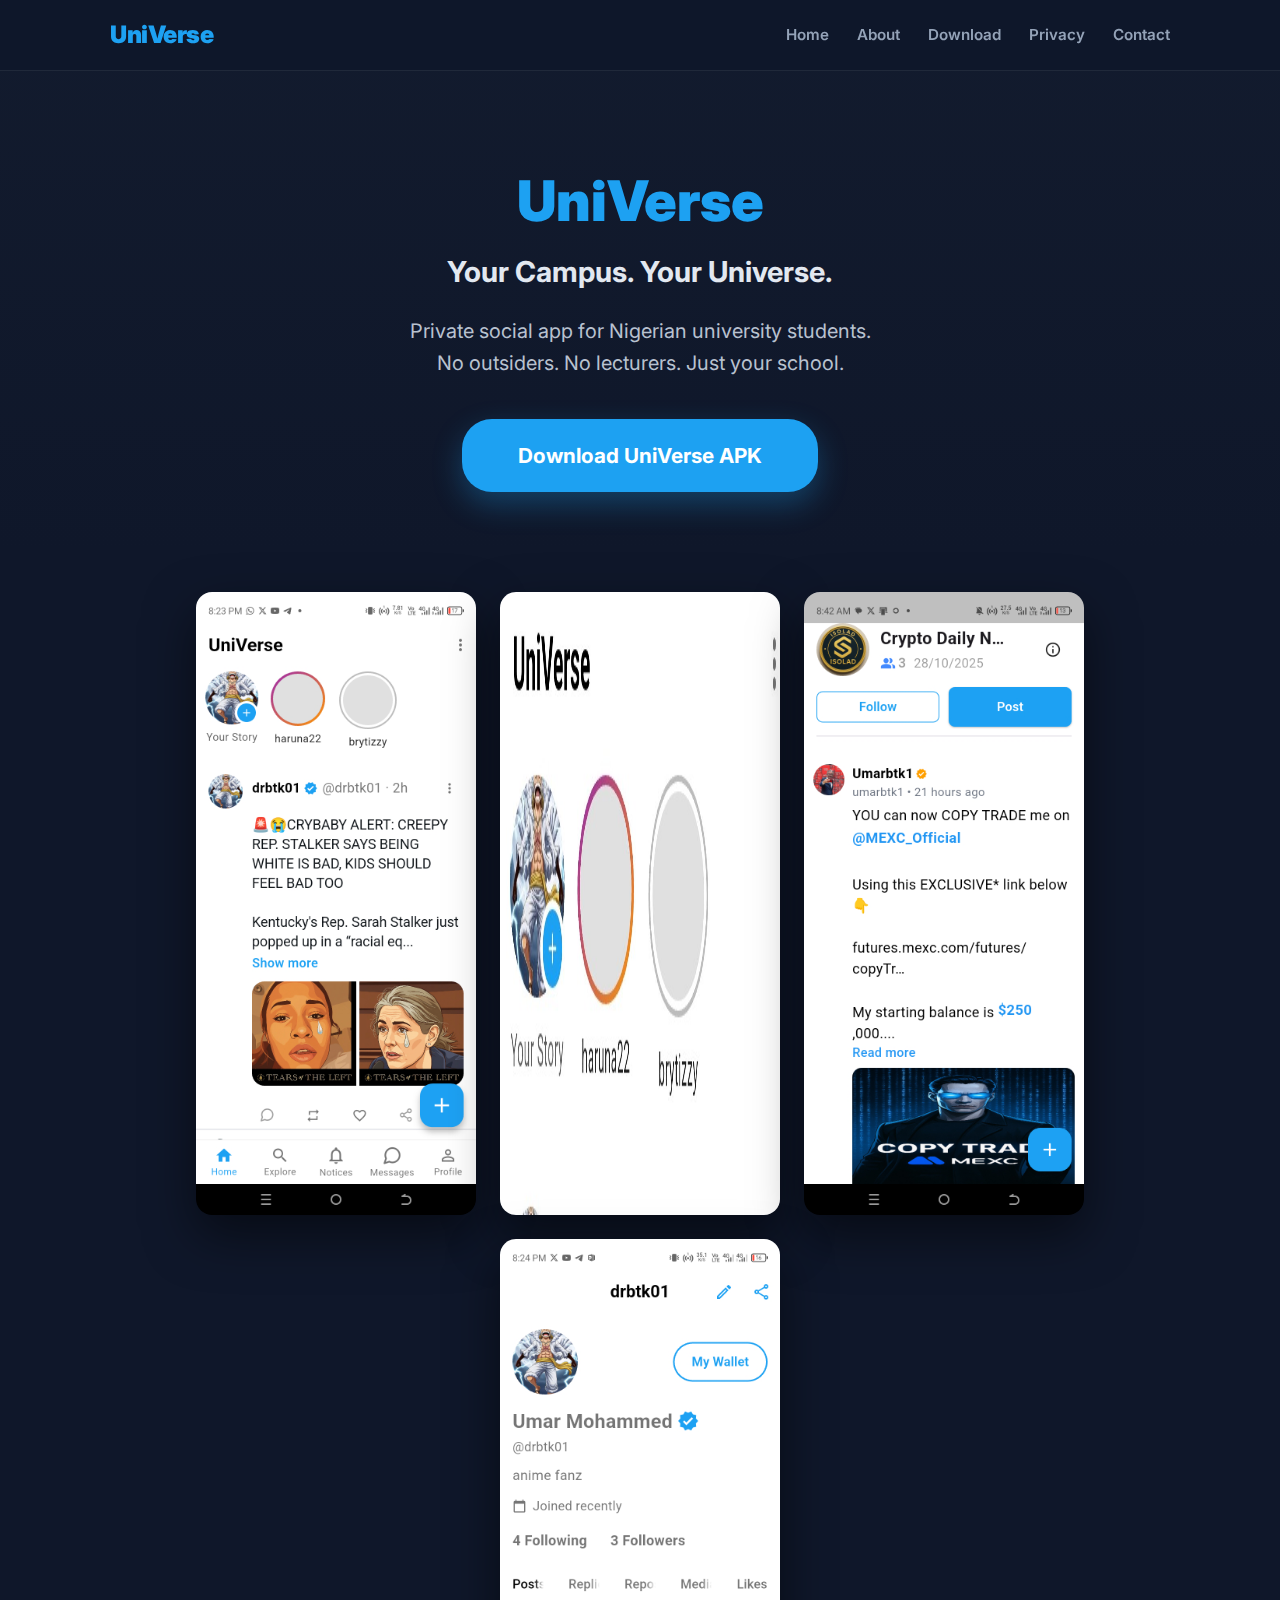
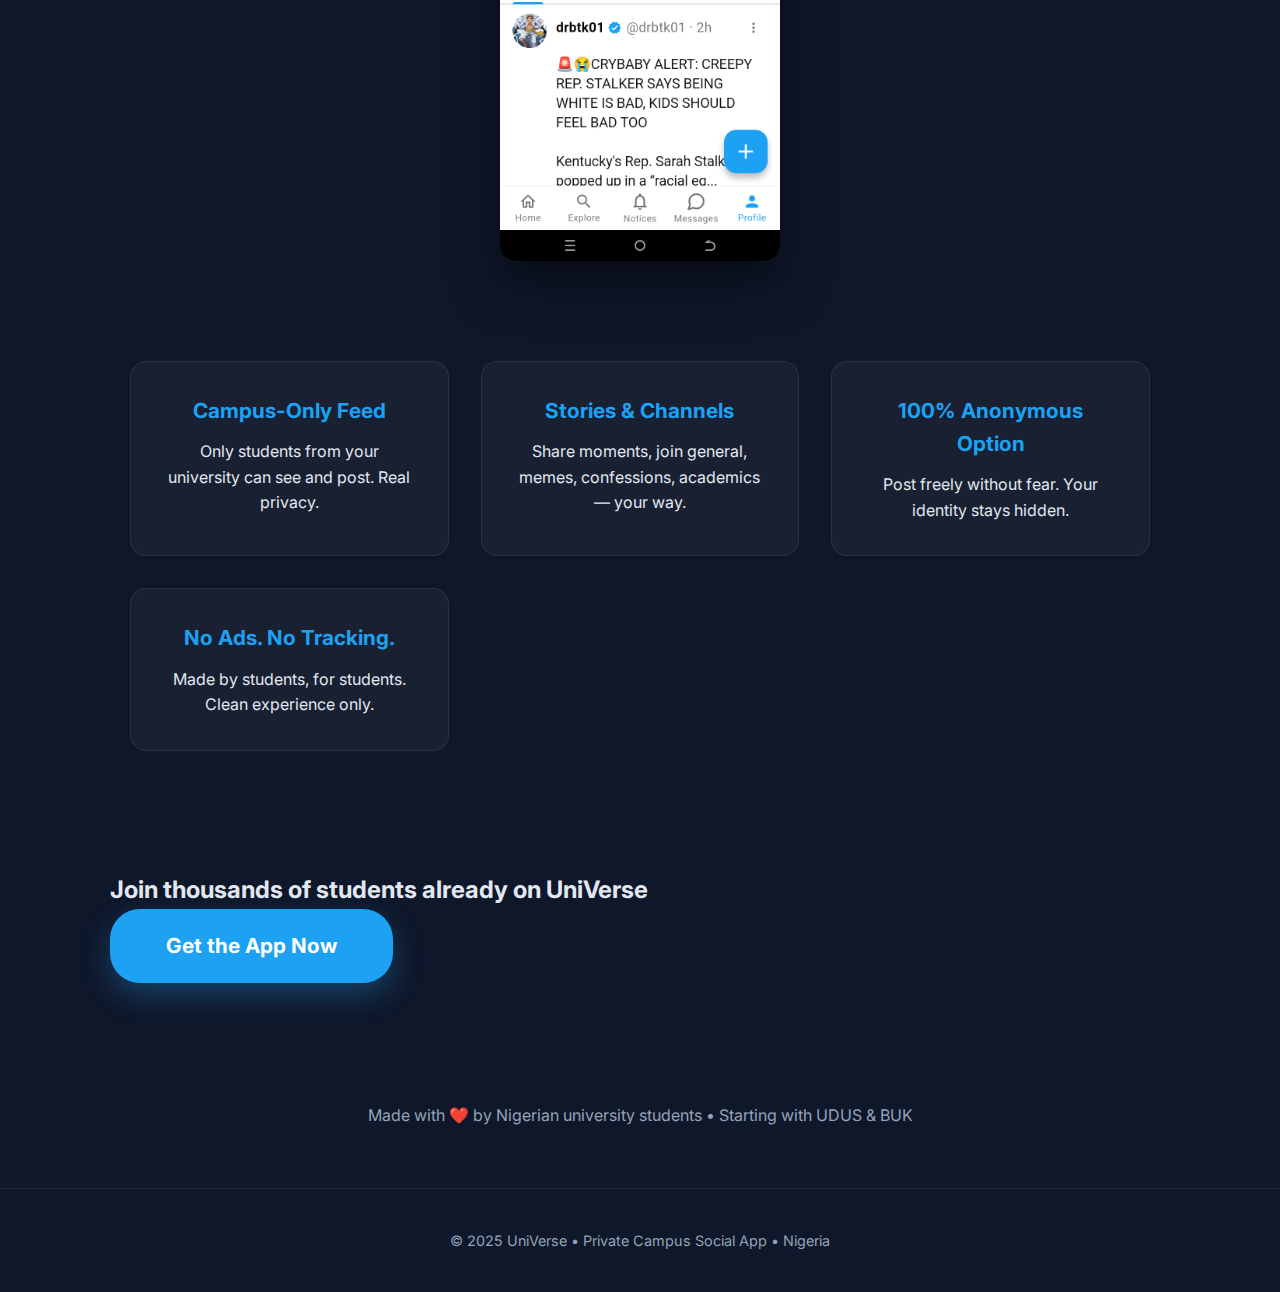
<file: index.html>
<!DOCTYPE html>
<html lang="en">
<head>
  <meta charset="UTF-8">
  <meta name="viewport" content="width=device-width, initial-scale=1.0">
  <title>UniVerse – Your Campus. Your Universe.</title>
  <meta name="description" content="Private social app for Nigerian university students. Campus-only feed, stories, channels — no outsiders, no lecturers.">
  <meta property="og:title" content="UniVerse – Private Campus Social App">
  <meta property="og:description" content="Your school. Your rules. Join the private universe for Nigerian university students.">
  <meta property="og:image" content="https://yourdomain.com/screenshot1.webp">
  <meta property="og:url" content="https://yourdomain.com">
  <meta property="og:type" content="website">
  <link rel="stylesheet" href="styles.css">
  <link rel="icon" href="favicon.ico" type="image/x-icon">
</head>
<body>
  <nav>
    <div class="container">
      <div class="logo">UniVerse</div>
      <div class="menu" id="menu">
        <a href="index.html">Home</a>
        <a href="about.html">About</a>
        <a href="download.html">Download</a>
        <a href="privacy.html">Privacy</a>
        <a href="contact.html">Contact</a>
      </div>
      <div id="hamburger"><span></span><span></span><span></span></div>
    </div>
  </nav>

  <header>
    <h1>UniVerse</h1>
    <p class="tagline">Your Campus. Your Universe.</p>
    <p class="subtitle">Private social app for Nigerian university students.<br>No outsiders. No lecturers. Just your school.</p>
    <a href="download.html" class="btn hero-btn">Download UniVerse APK</a>
  </header>

  <div class="container">
    <div class="shots">
      <img src="img/feed.webp" alt="Feed">
      <img src="img/stories.webp" alt="Stories">
      <img src="img/channels.webp" alt="Channels">
      <img src="img/profile.webp" alt="Profile">
    </div>

    <div class="features">
      <div class="feature">
        <h3>Campus-Only Feed</h3>
        <p>Only students from your university can see and post. Real privacy.</p>
      </div>
      <div class="feature">
        <h3>Stories & Channels</h3>
        <p>Share moments, join general, memes, confessions, academics — your way.</p>
      </div>
      <div class="feature">
        <h3>100% Anonymous Option</h3>
        <p>Post freely without fear. Your identity stays hidden.</p>
      </div>
      <div class="feature">
        <h3>No Ads. No Tracking.</h3>
        <p>Made by students, for students. Clean experience only.</p>
      </div>
    </div>

    <div class="center" style="margin:60px 0;">
      <h2>Join thousands of students already on UniVerse</h2>
      <a href="download.html" class="btn hero-btn">Get the App Now</a>
    </div>

    <div class="trust">
      <p>Made with ❤️ by Nigerian university students • Starting with UDUS & BUK</p>
    </div>
  </div>

  <footer>© 2025 UniVerse • Private Campus Social App • Nigeria</footer>

  <script>
    document.getElementById('hamburger').addEventListener('click', () => 
      document.getElementById('menu').classList.toggle('active')
    );
    document.querySelectorAll('.menu a').forEach(a => 
      a.addEventListener('click', () => 
        document.getElementById('menu').classList.remove('active')
      )
    );
  </script>
</body>
</html>
</file>
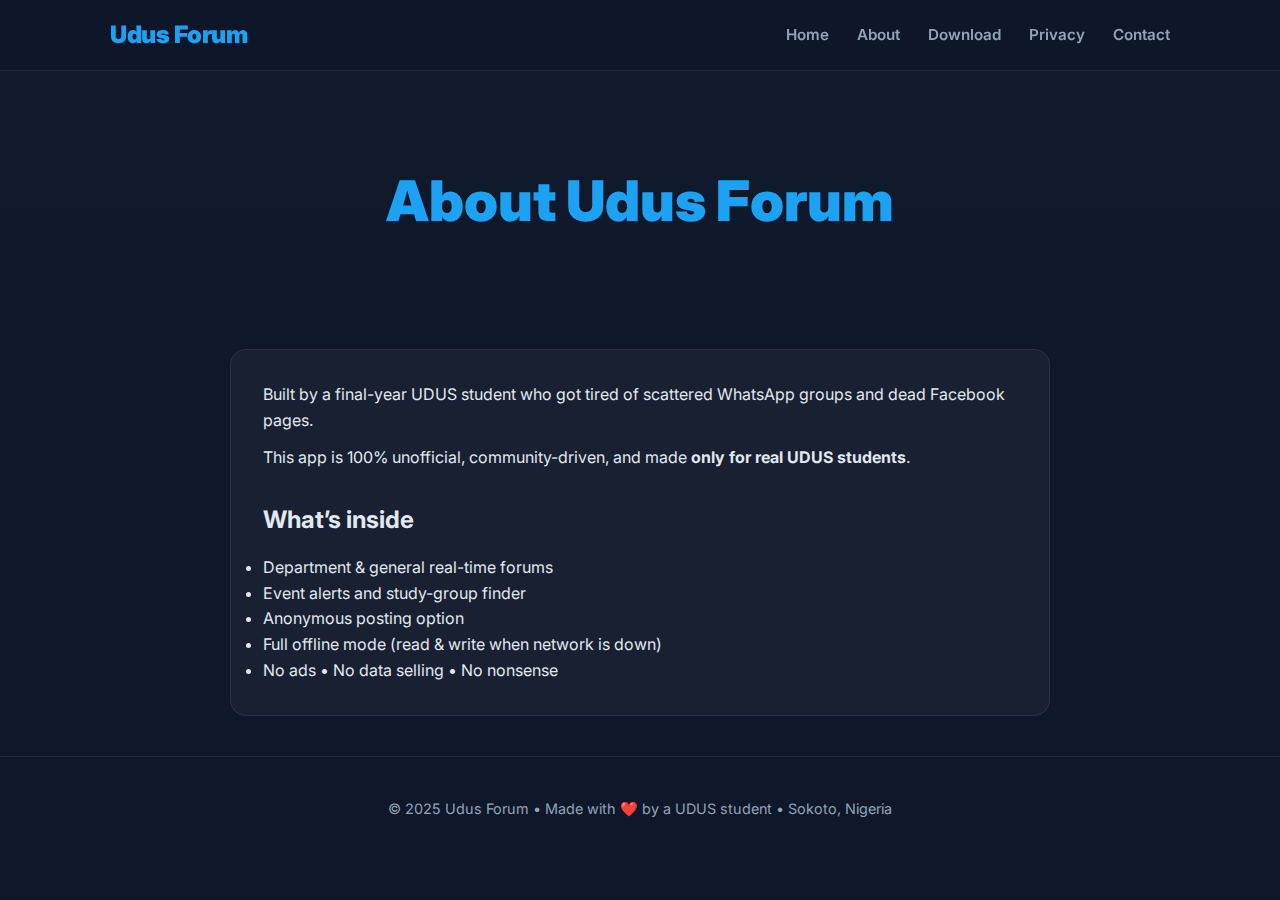
<file: about.html>
<!DOCTYPE html>
<html lang="en">
<head>
  <meta charset="UTF-8">
  <meta name="viewport" content="width=device-width, initial-scale=1.0">
  <title>About – Udus Forum</title>
  <link rel="stylesheet" href="styles.css">
</head>
<body>
  <nav>
    <div class="container">
      <div class="logo">Udus Forum</div>
      <div class="menu" id="menu">
        <a href="index.html">Home</a>
        <a href="about.html">About</a>
        <a href="download.html">Download</a>
        <a href="privacy.html">Privacy</a>
        <a href="contact.html">Contact</a>
      </div>
      <div id="hamburger"><span></span><span></span><span></span></div>
    </div>
  </nav>

  <header><h1>About Udus Forum</h1></header>
  <div class="container">
    <main>
      <div class="card" style="max-width:820px;margin:0 auto;">
        <p>Built by a final-year UDUS student who got tired of scattered WhatsApp groups and dead Facebook pages.</p>
        <p style="margin-top:12px;">This app is 100% unofficial, community-driven, and made <strong>only for real UDUS students</strong>.</p>
        <h2 style="color:var(--green);margin:30px 0 16px;">What’s inside</h2>
        <ul>
          <li>Department & general real-time forums</li>
          <li>Event alerts and study-group finder</li>
          <li>Anonymous posting option</li>
          <li>Full offline mode (read & write when network is down)</li>
          <li>No ads • No data selling • No nonsense</li>
        </ul>
      </div>
    </main>
  </div>

  <footer>© 2025 Udus Forum • Made with ❤️ by a UDUS student • Sokoto, Nigeria</footer>

  <script>
    document.getElementById('hamburger').addEventListener('click',()=>document.getElementById('menu').classList.toggle('active'));
    document.querySelectorAll('.menu a').forEach(a=>a.addEventListener('click',()=>document.getElementById('menu').classList.remove('active')));
  </script>
</body>
</html>
</file>
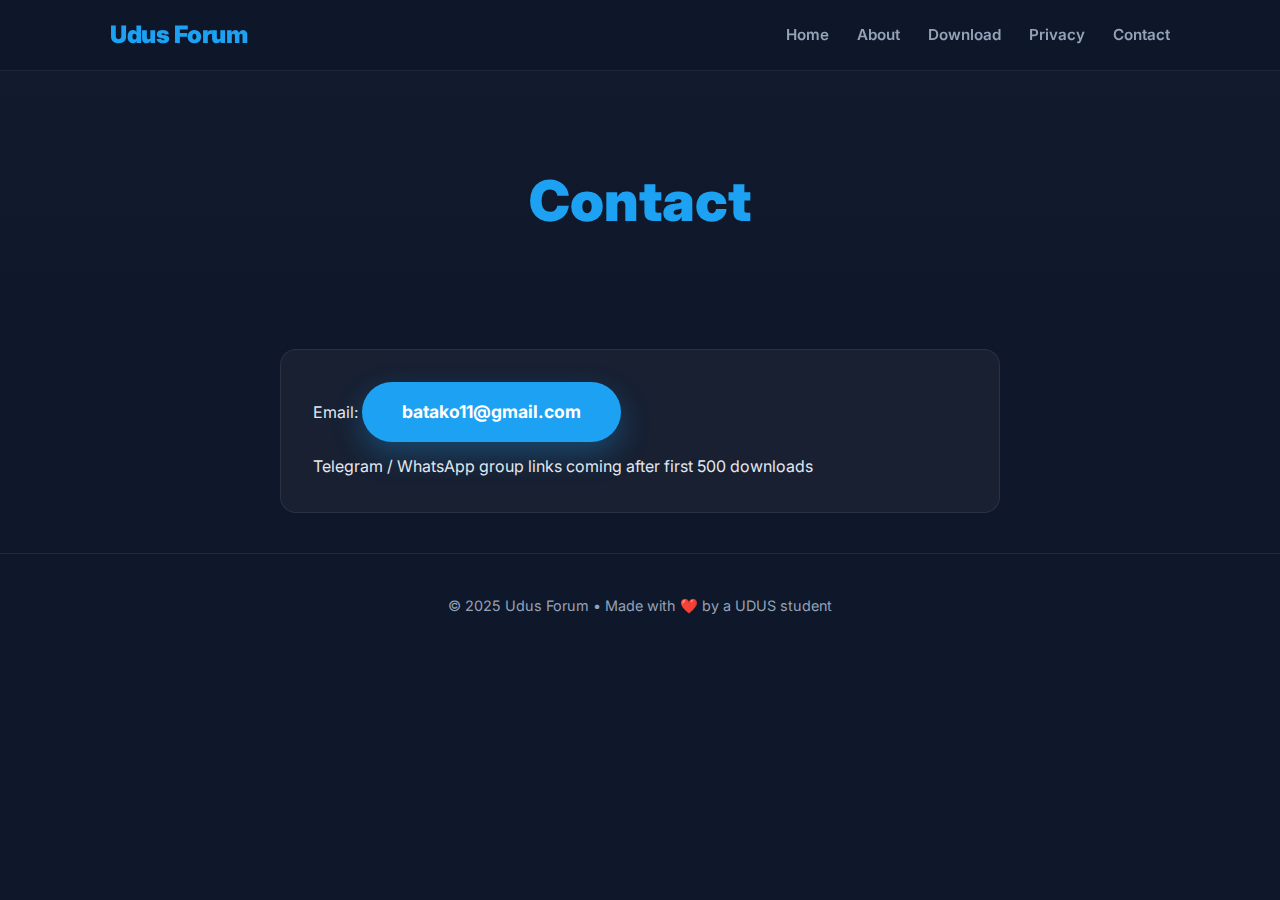
<file: contact.html>
<!DOCTYPE html>
<html lang="en">
<head>
  <meta charset="UTF-8">
  <meta name="viewport" content="width=device-width, initial-scale=1.0">
  <title>Contact – Udus Forum</title>
  <link rel="stylesheet" href="styles.css">
</head>
<body>
  <nav>
    <div class="container">
      <div class="logo">Udus Forum</div>
      <div class="menu" id="menu">
        <a href="index.html">Home</a>
        <a href="about.html">About</a>
        <a href="download.html">Download</a>
        <a href="privacy.html">Privacy</a>
        <a href="contact.html">Contact</a>
      </div>
      <div id="hamburger"><span></span><span></span><span></span></div>
    </div>
  </nav>

  <header><h1>Contact</h1></header>
  <div class="container">
    <main>
      <div class="card" style="max-width:720px;margin:0 auto;">
        <p>Email: <a href="mailto:batako11@gmail.com" class="btn">batako11@gmail.com</a></p>
        <p style="margin-top:12px;">Telegram / WhatsApp group links coming after first 500 downloads</p>
      </div>
    </main>
  </div>

  <footer>© 2025 Udus Forum • Made with ❤️ by a UDUS student</footer>

  <script>
    document.getElementById('hamburger').addEventListener('click',()=>document.getElementById('menu').classList.toggle('active'));
    document.querySelectorAll('.menu a').forEach(a=>a.addEventListener('click',()=>document.getElementById('menu').classList.remove('active')));
  </script>
</body>
</html>
</file>
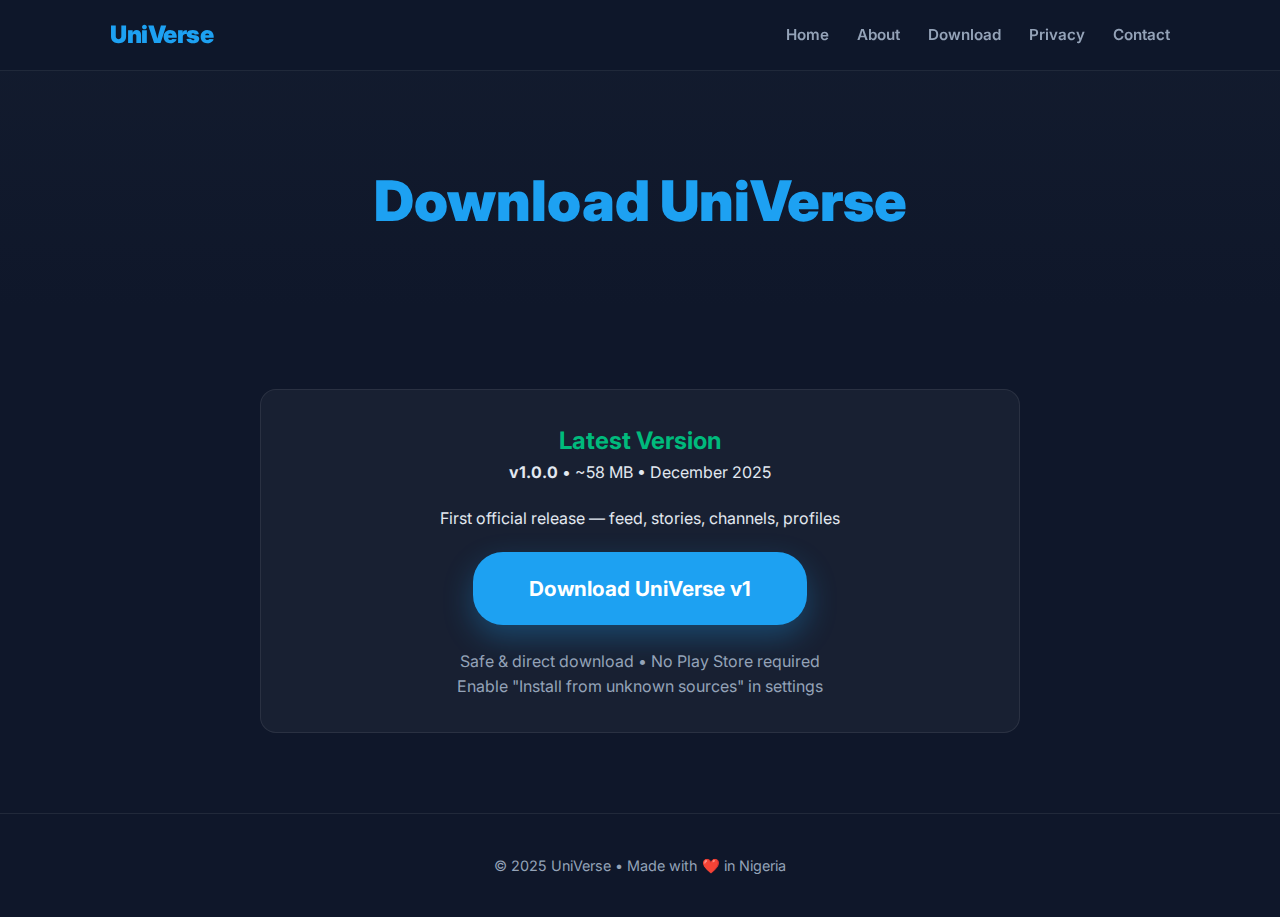
<file: download.html>
<!DOCTYPE html>
<html lang="en">
<head>
  <meta charset="UTF-8">
  <meta name="viewport" content="width=device-width, initial-scale=1.0">
  <title>Download – UniVerse</title>
  <link rel="stylesheet" href="styles.css">
</head>
<body>
  <nav>
    <div class="container">
      <div class="logo">UniVerse</div>
      <div class="menu" id="menu">
        <a href="index.html">Home</a>
        <a href="about.html">About</a>
        <a href="download.html">Download</a>
        <a href="privacy.html">Privacy</a>
        <a href="contact.html">Contact</a>
      </div>
      <div id="hamburger"><span></span><span></span><span></span></div>
    </div>
  </nav>

  <header><h1>Download UniVerse</h1></header>
  <div class="container">
    <main>
      <div class="box" style="max-width:760px;margin:40px auto;text-align:center;">
        <h2 style="color:var(--accent);">Latest Version</h2>
        <p><strong>v1.0.0</strong> • ~58 MB • December 2025</p>
        <p style="margin:20px 0;">First official release — feed, stories, channels, profiles</p>
        <a href="universe-v1.apk" class="btn hero-btn">Download UniVerse v1</a>
        <p style="color:var(--muted);margin-top:24px;">
          Safe & direct download • No Play Store required<br>
          Enable "Install from unknown sources" in settings
        </p>
      </div>
    </main>
  </div>

  <footer>© 2025 UniVerse • Made with ❤️ in Nigeria</footer>

  <script>
    document.getElementById('hamburger').addEventListener('click',()=>document.getElementById('menu').classList.toggle('active'));
    document.querySelectorAll('.menu a').forEach(a=>a.addEventListener('click',()=>document.getElementById('menu').classList.remove('active')));
  </script>
</body>
</html>
</file>
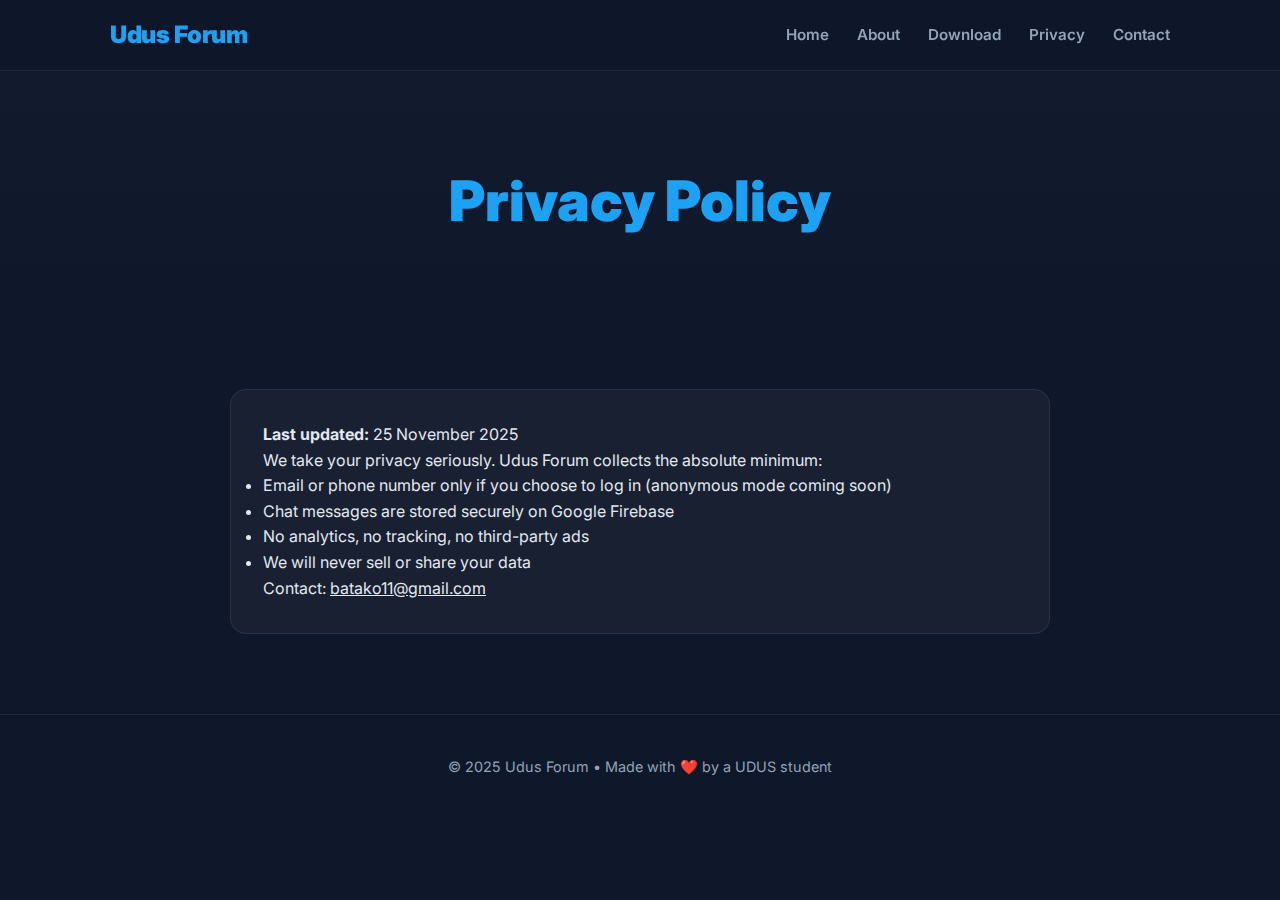
<file: privacy.html>
<!DOCTYPE html>
<html lang="en">
<head>
  <meta charset="UTF-8">
  <meta name="viewport" content="width=device-width, initial-scale=1.0">
  <title>Privacy Policy – Udus Forum</title>
  <link rel="stylesheet" href="styles.css">
</head>
<body>
  <nav>
    <div class="container">
      <div class="logo">Udus Forum</div>
      <div class="menu" id="menu">
        <a href="index.html">Home</a>
        <a href="about.html">About</a>
        <a href="download.html">Download</a>
        <a href="privacy.html">Privacy</a>
        <a href="contact.html">Contact</a>
      </div>
      <div id="hamburger"><span></span><span></span><span></span></div>
    </div>
  </nav>

  <header><h1>Privacy Policy</h1></header>
  <div class="container">
    <main>
      <div class="card" style="max-width:820px;margin:40px auto;">
        <p><strong>Last updated:</strong> 25 November 2025</p>
        <p>We take your privacy seriously. Udus Forum collects the absolute minimum:</p>
        <ul>
          <li>Email or phone number only if you choose to log in (anonymous mode coming soon)</li>
          <li>Chat messages are stored securely on Google Firebase</li>
          <li>No analytics, no tracking, no third-party ads</li>
          <li>We will never sell or share your data</li>
        </ul>
        <p>Contact: <a href="mailto:batako11@gmail.com" style="color:var(--green);">batako11@gmail.com</a></p>
      </div>
    </main>
  </div>

  <footer>© 2025 Udus Forum • Made with ❤️ by a UDUS student</footer>

  <script>
    document.getElementById('hamburger').addEventListener('click',()=>document.getElementById('menu').classList.toggle('active'));
    document.querySelectorAll('.menu a').forEach(a=>a.addEventListener('click',()=>document.getElementById('menu').classList.remove('active')));
  </script>
</body>
</html>
</file>
<file: styles.css>
@import url('https://fonts.googleapis.com/css2?family=Inter:wght@300;400;500;600;700;800;900&display=swap');

:root {
  --primary: #1DA1F2;     /* UniVerse blue (X/Twitter-inspired) */
  --accent: #00BA7C;     /* Green accent for success/highlights */
  --bg-dark: #0f172a;    /* Deep slate background */
  --panel: rgba(255, 255, 255, 0.04);
  --border: rgba(255, 255, 255, 0.08);
  --muted: #94a3b8;
  --text: #e2e8f0;
  --text-light: #cbd5e1;
}

* {
  box-sizing: border-box;
  margin: 0;
  padding: 0;
}

html, body {
  height: 100%;
}

body {
  font-family: 'Inter', system-ui, -apple-system, 'Segoe UI', Roboto, sans-serif;
  background: var(--bg-dark);
  color: var(--text);
  line-height: 1.6;
  -webkit-font-smoothing: antialiased;
  -moz-osx-font-smoothing: grayscale;
}

/* Layout */
.container {
  max-width: 1100px;
  margin: 0 auto;
  padding: 0 20px;
}

/* Navigation */
nav {
  position: sticky;
  top: 0;
  z-index: 1000;
  background: rgba(15, 23, 42, 0.95);
  backdrop-filter: blur(12px);
  padding: 16px 20px;
  border-bottom: 1px solid var(--border);
}

nav > .container {
  display: flex;
  align-items: center;
  justify-content: space-between;
}

.logo {
  font-weight: 900;
  font-size: 1.5rem;
  color: var(--primary);
  letter-spacing: -0.5px;
}

.menu {
  display: flex;
  gap: 28px;
  align-items: center;
}

.menu a {
  color: var(--muted);
  text-decoration: none;
  font-weight: 600;
  font-size: 0.95rem;
  transition: color 0.2s;
}

.menu a:hover {
  color: var(--primary);
}

#hamburger {
  display: none;
  cursor: pointer;
}

#hamburger span {
  display: block;
  width: 26px;
  height: 3px;
  background: var(--primary);
  margin: 5px 0;
  border-radius: 3px;
  transition: 0.3s;
}

/* Header / Hero */
header {
  padding: 100px 0 60px;
  text-align: center;
  background: linear-gradient(180deg, rgba(30, 41, 59, 0.2), transparent);
}

header h1 {
  font-size: 3.5rem;
  font-weight: 900;
  color: var(--primary);
  line-height: 1.1;
  margin-bottom: 16px;
}

.tagline {
  font-size: 1.8rem;
  font-weight: 700;
  color: var(--text);
  max-width: 800px;
  margin: 0 auto 20px;
}

.subtitle {
  font-size: 1.25rem;
  color: var(--text-light);
  max-width: 720px;
  margin: 0 auto 40px;
  opacity: 0.9;
}

/* Screenshots */
.shots {
  display: flex;
  flex-wrap: wrap;
  gap: 24px;
  justify-content: center;
  padding: 40px 20px;
}

.shots img {
  max-width: 280px;
  width: 100%;
  border-radius: 16px;
  box-shadow: 0 20px 50px rgba(0, 0, 0, 0.5);
  transition: transform 0.4s ease;
}

.shots img:hover {
  transform: translateY(-12px);
}

/* Features */
.features {
  display: grid;
  grid-template-columns: repeat(auto-fit, minmax(260px, 1fr));
  gap: 32px;
  padding: 60px 20px;
}

.feature {
  background: var(--panel);
  border-radius: 16px;
  padding: 32px;
  border: 1px solid var(--border);
  transition: all 0.3s ease;
  text-align: center;
}

.feature:hover {
  transform: translateY(-10px);
  box-shadow: 0 30px 60px rgba(0, 0, 0, 0.4);
  border-color: var(--primary);
}

.feature h3 {
  color: var(--primary);
  margin-bottom: 12px;
  font-size: 1.3rem;
  font-weight: 700;
}

/* Buttons */
.btn {
  background: var(--primary);
  color: white;
  padding: 16px 40px;
  border-radius: 30px;
  text-decoration: none;
  font-weight: 700;
  font-size: 1.1rem;
  display: inline-block;
  box-shadow: 0 12px 30px rgba(29, 161, 242, 0.3);
  transition: all 0.2s ease;
}

.btn:hover {
  transform: translateY(-4px);
  background: #0d8bd9;
  box-shadow: 0 16px 40px rgba(29, 161, 242, 0.4);
}

.hero-btn {
  font-size: 1.3rem;
  padding: 20px 56px;
}

/* Page Content */
main { padding: 40px 0; }

.card, .box {
  background: var(--panel);
  border-radius: 16px;
  padding: 32px;
  border: 1px solid var(--border);
  max-width: 820px;
  margin: 40px auto;
}

.box { text-align: center; }

/* Trust Section */
.trust {
  text-align: center;
  padding: 60px 20px;
  color: var(--muted);
  font-size: 1rem;
}

/* Footer */
footer {
  padding: 40px 20px;
  text-align: center;
  color: var(--muted);
  border-top: 1px solid var(--border);
  font-size: 0.9rem;
}

/* Responsive */
@media (max-width: 768px) {
  #hamburger { display: block; }
  .menu {
    position: fixed;
    top: 0;
    left: -100%;
    width: 80%;
    height: 100vh;
    background: rgba(15, 23, 42, 0.98);
    flex-direction: column;
    padding: 100px 30px;
    gap: 24px;
    transition: left 0.4s ease;
  }
  .menu.active { left: 0; }
  .menu a { font-size: 1.3rem; }
  header h1 { font-size: 2.6rem; }
  .tagline { font-size: 1.5rem; }
  .subtitle { font-size: 1.1rem; }
  .shots img { max-width: 100%; }
  .features { padding: 40px 20px; }
}
</file>
